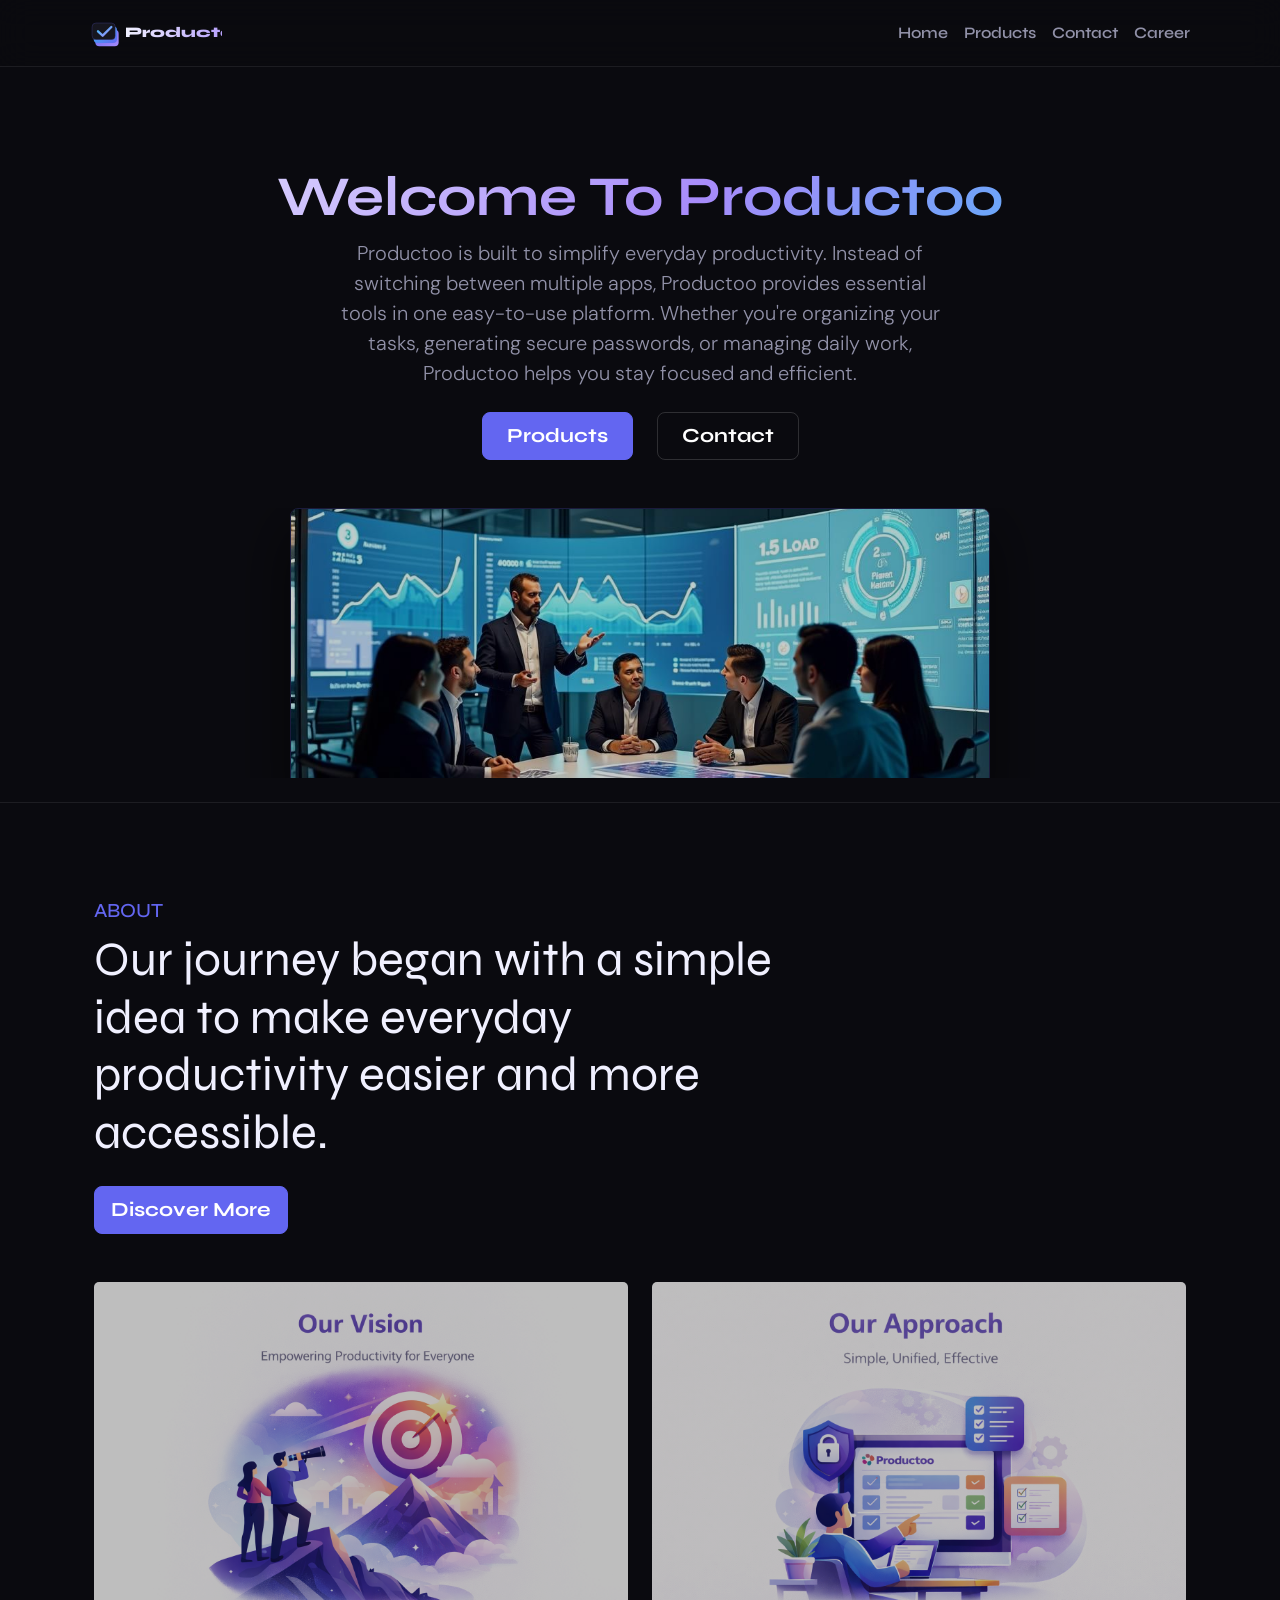
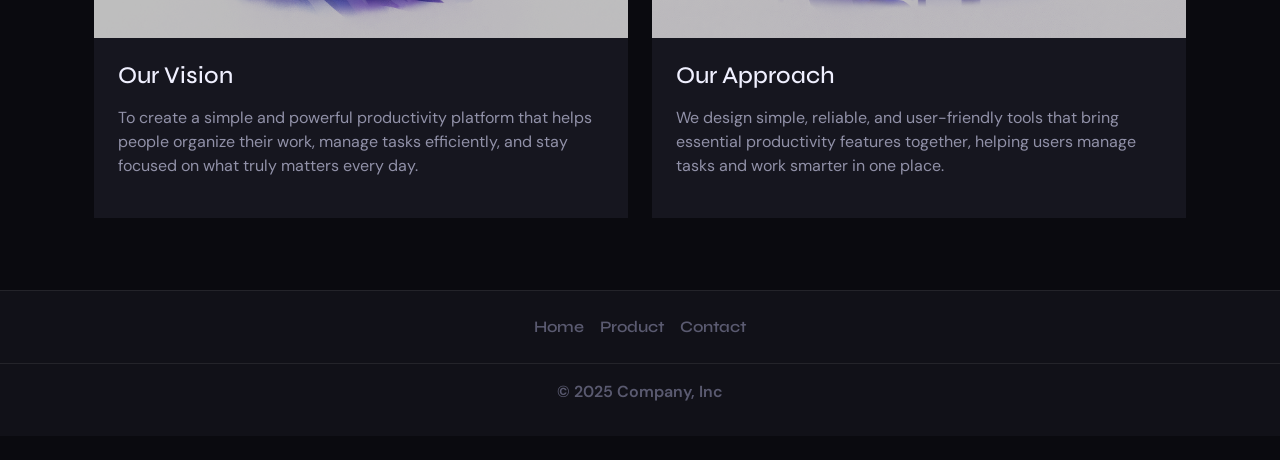
<file: index.html>
<!doctype html>
<html lang="en">
  <head>
    <meta charset="UTF-8" />
    <meta name="viewport" content="width=device-width, initial-scale=1.0" />
    <title>Productoo</title>
    <link rel="preconnect" href="https://fonts.googleapis.com" />
    <link rel="preconnect" href="https://fonts.gstatic.com" crossorigin />
    <link href="https://fonts.googleapis.com/css2?family=Syne:wght@400;600;700;800&family=DM+Sans:wght@300;400;500&display=swap" rel="stylesheet" />
    <link href="https://cdn.jsdelivr.net/npm/bootstrap@5.3.8/dist/css/bootstrap.min.css" rel="stylesheet" />
    <style>
      body {
        background-color: #0a0a0f !important;
        color: #e8e8f0 !important;
        font-family: 'DM Sans', sans-serif !important;
      }

      h1, h2, h3, h4, h5, h6, .display-4, .display-5, .h4, .fs-5, .btn, .nav-link, .navbar-brand {
        font-family: 'Syne', sans-serif !important;
      }

      /* NAVBAR */
      .navbar.bg-secondary-subtle {
        background-color: rgba(10,10,15,0.9) !important;
        backdrop-filter: blur(16px);
        border-bottom-color: rgba(255,255,255,0.08) !important;
      }
      .nav-link.text-black { color: #9191a8 !important; font-weight: 600; }
      .nav-link.text-black:hover { color: #e8e8f0 !important; }

      /* HERO */
      .hero { background-color: #0a0a0f; border-bottom-color: rgba(255,255,255,0.08) !important; }
      .hero .display-4 {
        background: linear-gradient(135deg, #f0f0ff 0%, #a78bfa 55%, #38bdf8 100%);
        -webkit-background-clip: text;
        -webkit-text-fill-color: transparent;
        background-clip: text;
      }
      .hero .lead { color: #9191a8 !important; }

      .btn-primary {
        background-color: #6366f1 !important;
        border-color: #6366f1 !important;
        font-weight: 700;
      }
      .btn-primary:hover {
        background-color: #a78bfa !important;
        border-color: #a78bfa !important;
        box-shadow: 0 0 20px rgba(99,102,241,0.4);
      }
      .btn-outline-secondary {
        border-color: rgba(255,255,255,0.15) !important;
        color: #9191a8 !important;
        font-weight: 700;
      }
      .btn-outline-secondary:hover {
        background-color: rgba(255,255,255,0.05) !important;
        color: #e8e8f0 !important;
        border-color: #6366f1 !important;
      }
      .hero img {
        filter: brightness(0.8);
        box-shadow: 0 20px 60px rgba(0,0,0,0.6) !important;
        border-color: rgba(99,102,241,0.25) !important;
        width: 700px; height: 300px; object-fit: cover; border-radius: 20px;
      }

      /* ABOUT */
      .text-secondary { color: #6366f1 !important; }
      .display-5 { color: #f0f0ff !important; }

      .card {
        background-color: #16161f !important;
        border-color: rgba(255,255,255,0.07) !important;
        transition: transform 0.3s, box-shadow 0.3s, border-color 0.3s;
      }
      .card:hover {
        transform: translateY(-4px);
        border-color: rgba(99,102,241,0.35) !important;
        box-shadow: 0 16px 48px rgba(99,102,241,0.1) !important;
      }
      .card-body.bg-white { background-color: #16161f !important; }
      .link-dark { color: #f0f0ff !important; }
      .link-dark:hover { color: #a78bfa !important; }
      .card-text.text-secondary { color: #9191a8 !important; }
      .card img { filter: brightness(0.75) saturate(0.85); transition: filter 0.3s; }
      .card:hover img { filter: brightness(0.9) saturate(1); }

      /* FOOTER */
      footer {
        background-color: #111118;
        border-top: 1px solid rgba(255,255,255,0.08);
      }
      footer .nav-link.text-body-secondary,
      footer p.text-body-secondary {
        color: #5a5a70 !important;
        font-weight: 600;
      }
      footer .nav-link.text-body-secondary:hover { color: #e8e8f0 !important; }
      footer .border-bottom { border-bottom-color: rgba(255,255,255,0.08) !important; }
    </style>
  </head>

  <body>
    <!-- navbar start -->
    <nav class="navbar navbar-expand-lg navbar-dark bg-secondary-subtle border-bottom px-3 py-2">
      <div class="container">
        <a class="navbar-brand" href="/">
          <svg height="40" viewBox="0 0 420 120" xmlns="http://www.w3.org/2000/svg">
            <defs>
              <linearGradient id="gradPurple" x1="0%" y1="0%" x2="100%" y2="100%">
                <stop offset="0%" stop-color="#6366f1" />
                <stop offset="100%" stop-color="#a78bfa" />
              </linearGradient>
              <linearGradient id="gradBlue" x1="0%" y1="0%" x2="100%" y2="100%">
                <stop offset="0%" stop-color="#38bdf8" />
                <stop offset="100%" stop-color="#6366f1" />
              </linearGradient>
              <linearGradient id="gradCheck" x1="0%" y1="0%" x2="100%" y2="100%">
                <stop offset="0%" stop-color="#38bdf8" />
                <stop offset="100%" stop-color="#a78bfa" />
              </linearGradient>
              <linearGradient id="gradText" x1="0%" y1="0%" x2="100%" y2="0%">
                <stop offset="0%" stop-color="#f0f0ff" />
                <stop offset="100%" stop-color="#a78bfa" />
              </linearGradient>
            </defs>
            <rect x="40" y="50" width="70" height="50" rx="12" fill="url(#gradPurple)" />
            <rect x="35" y="40" width="70" height="50" rx="12" fill="url(#gradBlue)" />
            <rect x="30" y="30" width="70" height="50" rx="12" fill="#16161f" stroke="rgba(99,102,241,0.4)" stroke-width="1.5" />
            <path d="M48 55 L62 68 L88 42" stroke="url(#gradCheck)" stroke-width="7" fill="none" stroke-linecap="round" stroke-linejoin="round" />
            <text x="130" y="72" font-size="44" font-family="Syne, sans-serif" font-weight="800" fill="url(#gradText)">Productoo</text>
          </svg>
        </a>

        <button class="navbar-toggler text-white" type="button" data-bs-toggle="collapse" data-bs-target="#navbarNav">
          <span class="navbar-toggler-icon"></span>
        </button>

        <div class="collapse navbar-collapse justify-content-end" id="navbarNav">
          <ul class="navbar-nav">
            <li class="nav-item"><a class="nav-link text-black" href="#">Home</a></li>
            <li class="nav-item"><a class="nav-link text-black" href="products.html">Products</a></li>
            <li class="nav-item"><a class="nav-link text-black" href="#">Contact</a></li>
            <li class="nav-item"><a class="nav-link text-black" href="comingsoon.html">Career</a></li>
          </ul>
        </div>
      </div>
    </nav>
    <!-- navbar - ends -->

    <!-- hero section starts -->
    <div class="hero px-4 pt-5 my-5 text-center border-bottom py-4">
      <h1 class="display-4 fw-bold text-body-emphasis">Welcome To Productoo</h1>
      <div class="col-lg-6 mx-auto">
        <p class="lead mb-4">
          Productoo is built to simplify everyday productivity. Instead of
          switching between multiple apps, Productoo provides essential tools in
          one easy-to-use platform. Whether you're organizing your tasks,
          generating secure passwords, or managing daily work, Productoo helps
          you stay focused and efficient.
        </p>
        <div class="d-grid gap-2 d-sm-flex justify-content-sm-center mb-5">
          <button type="button" class="btn btn-primary btn-lg px-4 me-sm-3"><a class="pro-btn" style="color: white; text-decoration: none;" href="products.html">Products</a></button>
          <button type="button" class="btn btn-outline-secondary btn-lg px-4"><a class="con-btn" style="color: white; text-decoration: none;" href="contact.html">Contact</a></button>
        </div>
      </div>
      <div class="overflow-hidden" style="max-height: 30vh">
        <div class="container px-5">
          <img src="./assects/hero-img.jpg" class="img-fluid border rounded-3 shadow-lg mb-4" alt="Example image" loading="lazy" />
        </div>
      </div>
    </div>
    <!-- hero-section-end -->

    <!-- about-us -->
    <div class="container">
      <section class="py-3 py-md-5 py-xl-8">
        <div class="container">
          <div class="row">
            <div class="col-12 col-md-10 col-lg-8">
              <h3 class="fs-5 mb-2 text-secondary text-uppercase">About</h3>
              <h2 class="display-5 mb-4">
                Our journey began with a simple idea to make everyday
                productivity easier and more accessible.
              </h2>
              <button type="button" class="btn btn-lg btn-primary mb-3 mb-md-4 mb-xl-5">Discover More</button>
            </div>
          </div>
        </div>
        <div class="container overflow-hidden">
          <div class="row gy-4 gy-lg-0">
            <div class="col-12 col-lg-6">
              <article>
                <div class="card border-0">
                  <img class="card-img-top img-fluid m-0" loading="lazy" src="./assects/vision.png" alt="Our Vision" />
                  <div class="card-body bg-white p-4">
                    <div class="entry-header mb-3">
                      <h2 class="card-title entry-title h4 mb-0">
                        <a class="link-dark text-decoration-none" href="#!">Our Vision</a>
                      </h2>
                    </div>
                    <p class="card-text entry-summary text-secondary mb-3">
                      To create a simple and powerful productivity platform that helps people organize their work, manage tasks efficiently, and stay focused on what truly matters every day.
                    </p>
                  </div>
                </div>
              </article>
            </div>
            <div class="col-12 col-lg-6">
              <article>
                <div class="card border-0">
                  <img class="card-img-top img-fluid m-0" loading="lazy" src="./assects/approch.png" alt="Our Approach" />
                  <div class="card-body bg-white p-4">
                    <div class="entry-header mb-3">
                      <h2 class="card-title entry-title h4 mb-0">
                        <a class="link-dark text-decoration-none" href="#!">Our Approach</a>
                      </h2>
                    </div>
                    <p class="card-text entry-summary text-secondary mb-3">
                     We design simple, reliable, and user-friendly tools that bring essential productivity features together, helping users manage tasks and work smarter in one place.
                    </p>
                  </div>
                </div>
              </article>
            </div>
          </div>
        </div>
      </section>
    </div>
    <!-- about-us end -->

    <!-- footer -->
    <footer class="py-3 my-4">
      <ul class="nav justify-content-center border-bottom pb-3 mb-3">
        <li class="nav-item"><a href="#" class="nav-link px-2 text-body-secondary">Home</a></li>
        <li class="nav-item"><a href="#" class="nav-link px-2 text-body-secondary">Product</a></li>
        <li class="nav-item"><a href="#" class="nav-link px-2 text-body-secondary">Contact</a></li>
      </ul>
      <p class="text-center text-body-secondary">© 2025 Company, Inc</p>
    </footer>

    <script src="https://cdn.jsdelivr.net/npm/bootstrap@5.3.8/dist/js/bootstrap.bundle.min.js"></script>
  </body>
</html>
</file>
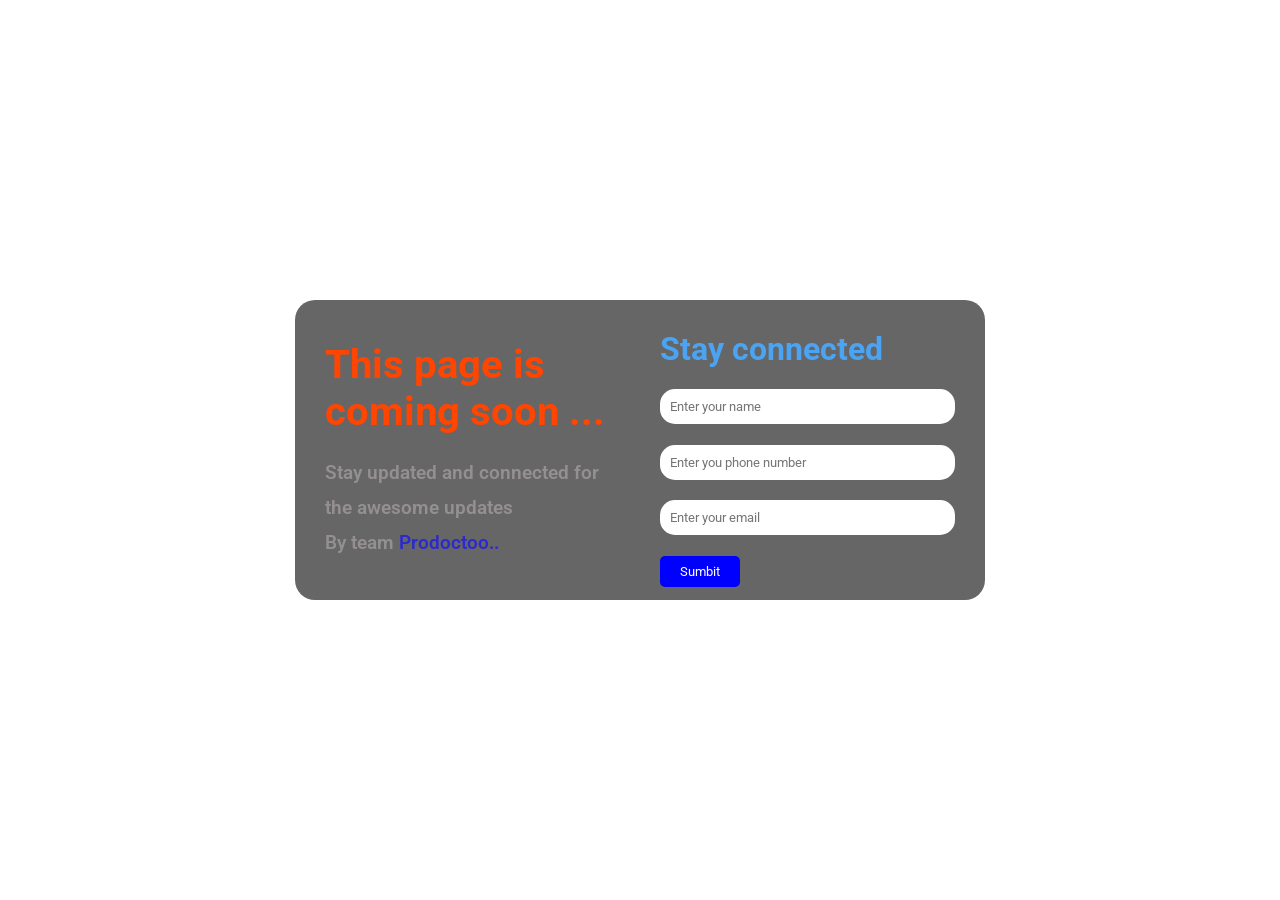
<file: comingsoon.html>
<!doctype html>
<html lang="en">
  <head>
    <meta charset="UTF-8" />
    <meta name="viewport" content="width=device-width, initial-scale=1.0" />
    <title>Document</title>
    <link rel="stylesheet" href="./css/comingsoon.css" />
  </head>
  <body>
    <div class="container">
        
      <video autoplay muted loop class="bg-video">
        <source
          src="./assects/From Main Klickpin CF- Pinterest Video - 1zFwixOK8.mp4"
          type="video/mp4"
        />
      </video>
    
      
      <div class="container-content">
        <div class="coming-content">
          <h1>This page is coming soon ...</h1>
          <p>Stay updated and connected for the awesome updates</p>
          <p>By team <span>Prodoctoo..</span></p>
        </div>
        <div class="coming-form">
          <h1>Stay connected</h1>
          <form>
            <div class="input-group">
              <input type="text" placeholder="Enter your name" />
            </div>
            <div class="input-group">
              <input type="text" placeholder="Enter you phone number" />
            </div>
            <div class="input-group">
              <input type="email" placeholder="Enter your email" />
            </div>
            <div class="btn">
              <button type="submit">Sumbit</button>
            </div>
          </form>
        </div>
      </div>
    </div>
  </body>
</html>
</file>
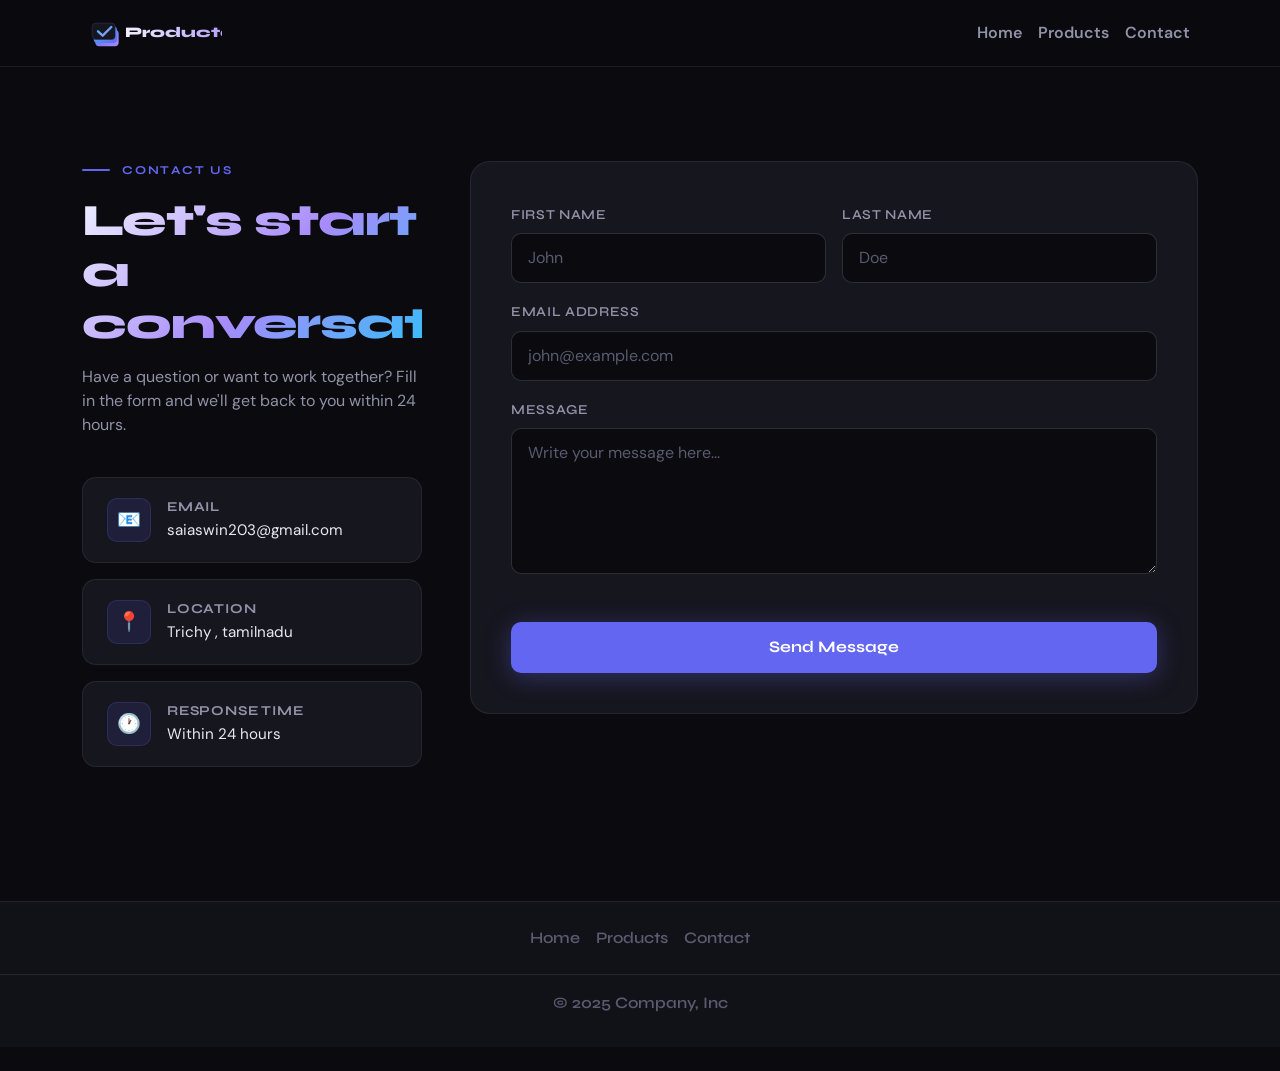
<file: contact.html>
<!doctype html>
<html lang="en">

<head>
    <meta charset="UTF-8" />
    <meta name="viewport" content="width=device-width, initial-scale=1.0" />
    <title>Contact - Productoo</title>
    <link href="https://fonts.googleapis.com/css2?family=Syne:wght@400;600;700;800&family=DM+Sans:wght@300;400;500&display=swap" rel="stylesheet" />
    <link href="https://cdn.jsdelivr.net/npm/bootstrap@5.3.8/dist/css/bootstrap.min.css" rel="stylesheet" />
    <style>
        body {
            background-color: #0a0a0f;
            color: #e8e8f0;
            font-family: 'DM Sans', sans-serif;
        }

        h1, h2, h3, h4, h5, h6, .navbar-brand, .btn {
            font-family: 'Syne', sans-serif;
        }

        /* NAVBAR */
        .navbar.bg-secondary-subtle {
            background-color: rgba(10, 10, 15, 0.9) !important;
            backdrop-filter: blur(16px);
            border-bottom-color: rgba(255, 255, 255, 0.08) !important;
        }
        .nav-link.text-black {
            color: #9191a8 !important;
            font-weight: 600;
        }
        .nav-link.text-black:hover { color: #e8e8f0 !important; }

        /* CONTACT SECTION */
        .contact-section {
            min-height: 90vh;
            display: flex;
            align-items: center;
            padding: 5rem 0;
        }

        .section-label {
            font-family: 'Syne', sans-serif;
            font-size: 0.75rem;
            font-weight: 700;
            letter-spacing: 0.15em;
            text-transform: uppercase;
            color: #6366f1;
            margin-bottom: 1rem;
            display: flex;
            align-items: center;
            gap: 0.75rem;
        }
        .section-label::before {
            content: '';
            display: inline-block;
            width: 28px;
            height: 2px;
            background: #6366f1;
            border-radius: 2px;
        }

        .contact-title {
            font-family: 'Syne', sans-serif;
            font-size: clamp(2rem, 4vw, 2.8rem);
            font-weight: 800;
            letter-spacing: -0.025em;
            line-height: 1.15;
            background: linear-gradient(135deg, #f0f0ff 0%, #a78bfa 55%, #38bdf8 100%);
            -webkit-background-clip: text;
            -webkit-text-fill-color: transparent;
            background-clip: text;
            margin-bottom: 1rem;
        }

        .contact-subtitle {
            color: #9191a8;
            font-size: 1rem;
            margin-bottom: 2.5rem;
        }

        /* FORM CARD */
        .form-card {
            background: #16161f;
            border: 1px solid rgba(255, 255, 255, 0.07);
            border-radius: 20px;
            padding: 2.5rem;
        }

        .form-label {
            color: #9191a8;
            font-size: 0.85rem;
            font-family: 'Syne', sans-serif;
            font-weight: 600;
            letter-spacing: 0.05em;
            text-transform: uppercase;
            margin-bottom: 0.5rem;
        }

        .form-control, .form-select {
            background-color: #0a0a0f !important;
            border: 1px solid rgba(255, 255, 255, 0.1) !important;
            color: #e8e8f0 !important;
            border-radius: 10px !important;
            padding: 0.75rem 1rem;
            font-family: 'DM Sans', sans-serif;
            transition: border-color 0.2s, box-shadow 0.2s;
        }
        .form-control::placeholder { color: #5a5a70; }
        .form-control:focus, .form-select:focus {
            background-color: #0a0a0f !important;
            border-color: #6366f1 !important;
            box-shadow: 0 0 0 3px rgba(99, 102, 241, 0.15) !important;
            color: #e8e8f0 !important;
        }
        .form-select option { background-color: #16161f; color: #e8e8f0; }

        .btn-submit {
            background: #6366f1;
            border: none;
            color: #fff;
            font-family: 'Syne', sans-serif;
            font-weight: 700;
            font-size: 1rem;
            padding: 0.85rem 2.5rem;
            border-radius: 10px;
            width: 100%;
            transition: all 0.25s;
            box-shadow: 0 4px 24px rgba(99, 102, 241, 0.35);
        }
        .btn-submit:hover {
            background: #a78bfa;
            transform: translateY(-2px);
            box-shadow: 0 8px 32px rgba(99, 102, 241, 0.5);
        }

        /* INFO CARDS */
        .info-card {
            background: #16161f;
            border: 1px solid rgba(255, 255, 255, 0.07);
            border-radius: 14px;
            padding: 1.25rem 1.5rem;
            display: flex;
            align-items: center;
            gap: 1rem;
            margin-bottom: 1rem;
            transition: border-color 0.25s;
        }
        .info-card:hover { border-color: rgba(99, 102, 241, 0.35); }

        .info-icon {
            width: 44px;
            height: 44px;
            border-radius: 10px;
            background: rgba(99, 102, 241, 0.12);
            border: 1px solid rgba(99, 102, 241, 0.2);
            display: flex;
            align-items: center;
            justify-content: center;
            font-size: 1.2rem;
            flex-shrink: 0;
        }
        .info-card h6 {
            font-family: 'Syne', sans-serif;
            font-weight: 700;
            font-size: 0.85rem;
            color: #9191a8;
            margin: 0 0 0.2rem;
            text-transform: uppercase;
            letter-spacing: 0.06em;
        }
        .info-card p { margin: 0; color: #e8e8f0; font-size: 0.95rem; }

        /* FOOTER */
        footer {
            background-color: #111118;
            border-top: 1px solid rgba(255, 255, 255, 0.08);
        }
        footer .nav-link, footer p { color: #5a5a70 !important; font-family: 'Syne', sans-serif; font-weight: 600; }
        footer .nav-link:hover { color: #e8e8f0 !important; }
        .border-bottom { border-bottom-color: rgba(255, 255, 255, 0.08) !important; }
    </style>
</head>

<body>

    <!-- NAVBAR -->
    <nav class="navbar navbar-expand-lg bg-secondary-subtle border-bottom px-3 py-2">
        <div class="container">
            <a class="navbar-brand" href="/">
                <svg height="40" viewBox="0 0 420 120" xmlns="http://www.w3.org/2000/svg">
                    <defs>
                        <linearGradient id="gradPurple" x1="0%" y1="0%" x2="100%" y2="100%">
                            <stop offset="0%" stop-color="#6366f1" />
                            <stop offset="100%" stop-color="#a78bfa" />
                        </linearGradient>
                        <linearGradient id="gradBlue" x1="0%" y1="0%" x2="100%" y2="100%">
                            <stop offset="0%" stop-color="#38bdf8" />
                            <stop offset="100%" stop-color="#6366f1" />
                        </linearGradient>
                        <linearGradient id="gradCheck" x1="0%" y1="0%" x2="100%" y2="100%">
                            <stop offset="0%" stop-color="#38bdf8" />
                            <stop offset="100%" stop-color="#a78bfa" />
                        </linearGradient>
                        <linearGradient id="gradText" x1="0%" y1="0%" x2="100%" y2="0%">
                            <stop offset="0%" stop-color="#f0f0ff" />
                            <stop offset="100%" stop-color="#a78bfa" />
                        </linearGradient>
                    </defs>
                    <rect x="40" y="50" width="70" height="50" rx="12" fill="url(#gradPurple)" />
                    <rect x="35" y="40" width="70" height="50" rx="12" fill="url(#gradBlue)" />
                    <rect x="30" y="30" width="70" height="50" rx="12" fill="#16161f" stroke="rgba(99,102,241,0.4)" stroke-width="1.5" />
                    <path d="M48 55 L62 68 L88 42" stroke="url(#gradCheck)" stroke-width="7" fill="none" stroke-linecap="round" stroke-linejoin="round" />
                    <text x="130" y="72" font-size="44" font-family="Syne, sans-serif" font-weight="800" fill="url(#gradText)">Productoo</text>
                </svg>
            </a>

            <button class="navbar-toggler" type="button" data-bs-toggle="collapse" data-bs-target="#navbarNav">
                <span class="navbar-toggler-icon"></span>
            </button>

            <div class="collapse navbar-collapse justify-content-end" id="navbarNav">
                <ul class="navbar-nav">
                    <li class="nav-item"><a class="nav-link text-black" href="index.html">Home</a></li>
                    <li class="nav-item"><a class="nav-link text-black" href="products.html">Products</a></li>
                    <li class="nav-item"><a class="nav-link text-black" href="contact.html">Contact</a></li>
                </ul>
            </div>
        </div>
    </nav>

    <!-- CONTACT SECTION -->
    <section class="contact-section">
        <div class="container">
            <div class="row g-5 align-items-start">

                <!-- LEFT: Info -->
                <div class="col-12 col-lg-4">
                    <div class="section-label">Contact Us</div>
                    <h1 class="contact-title">Let's start a conversation</h1>
                    <p class="contact-subtitle">Have a question or want to work together? Fill in the form and we'll get back to you within 24 hours.</p>

                    <div class="info-card">
                        <div class="info-icon">📧</div>
                        <div>
                            <h6>Email</h6>
                            <p>saiaswin203@gmail.com</p>
                        </div>
                    </div>

                    <div class="info-card">
                        <div class="info-icon">📍</div>
                        <div>
                            <h6>Location</h6>
                            <p>Trichy , tamilnadu</p>
                        </div>
                    </div>

                    <div class="info-card">
                        <div class="info-icon">🕐</div>
                        <div>
                            <h6>Response Time</h6>
                            <p>Within 24 hours</p>
                        </div>
                    </div>
                </div>

                <!-- RIGHT: Form -->
                <div class="col-12 col-lg-8">
                    <div class="form-card">
                        <div class="row g-3">

                            <div class="col-12 col-md-6">
                                <label class="form-label">First Name</label>
                                <input type="text" class="form-control" placeholder="John" />
                            </div>

                            <div class="col-12 col-md-6">
                                <label class="form-label">Last Name</label>
                                <input type="text" class="form-control" placeholder="Doe" />
                            </div>

                            <div class="col-12">
                                <label class="form-label">Email Address</label>
                                <input type="email" class="form-control" placeholder="john@example.com" />
                            </div>

                            <!-- <div class="col-12">
                                <label class="form-label">Subject</label>
                                <select class="form-select">
                                    <option value="" disabled selected>Select a subject</option>
                                    <option>General Enquiry</option>
                                    <option>Product Support</option>
                                    <option>Feedback</option>
                                    <option>Other</option>
                                </select>
                            </div> -->

                            <div class="col-12">
                                <label class="form-label">Message</label>
                                <textarea class="form-control" rows="5" placeholder="Write your message here..."></textarea>
                            </div>

                            <div class="col-12 mt-5">
                                <button class="btn-submit">Send Message</button>
                            </div>

                        </div>
                    </div>
                </div>

            </div>
        </div>
    </section>

    <!-- FOOTER -->
    <footer class="py-3 my-4">
        <ul class="nav justify-content-center border-bottom pb-3 mb-3">
            <li class="nav-item"><a href="index.html" class="nav-link px-2">Home</a></li>
            <li class="nav-item"><a href="products.html" class="nav-link px-2">Products</a></li>
            <li class="nav-item"><a href="contact.html" class="nav-link px-2">Contact</a></li>
        </ul>
        <p class="text-center">© 2025 Company, Inc</p>
    </footer>

    <script src="https://cdn.jsdelivr.net/npm/bootstrap@5.3.8/dist/js/bootstrap.bundle.min.js"></script>
</body>

</html>
</file>
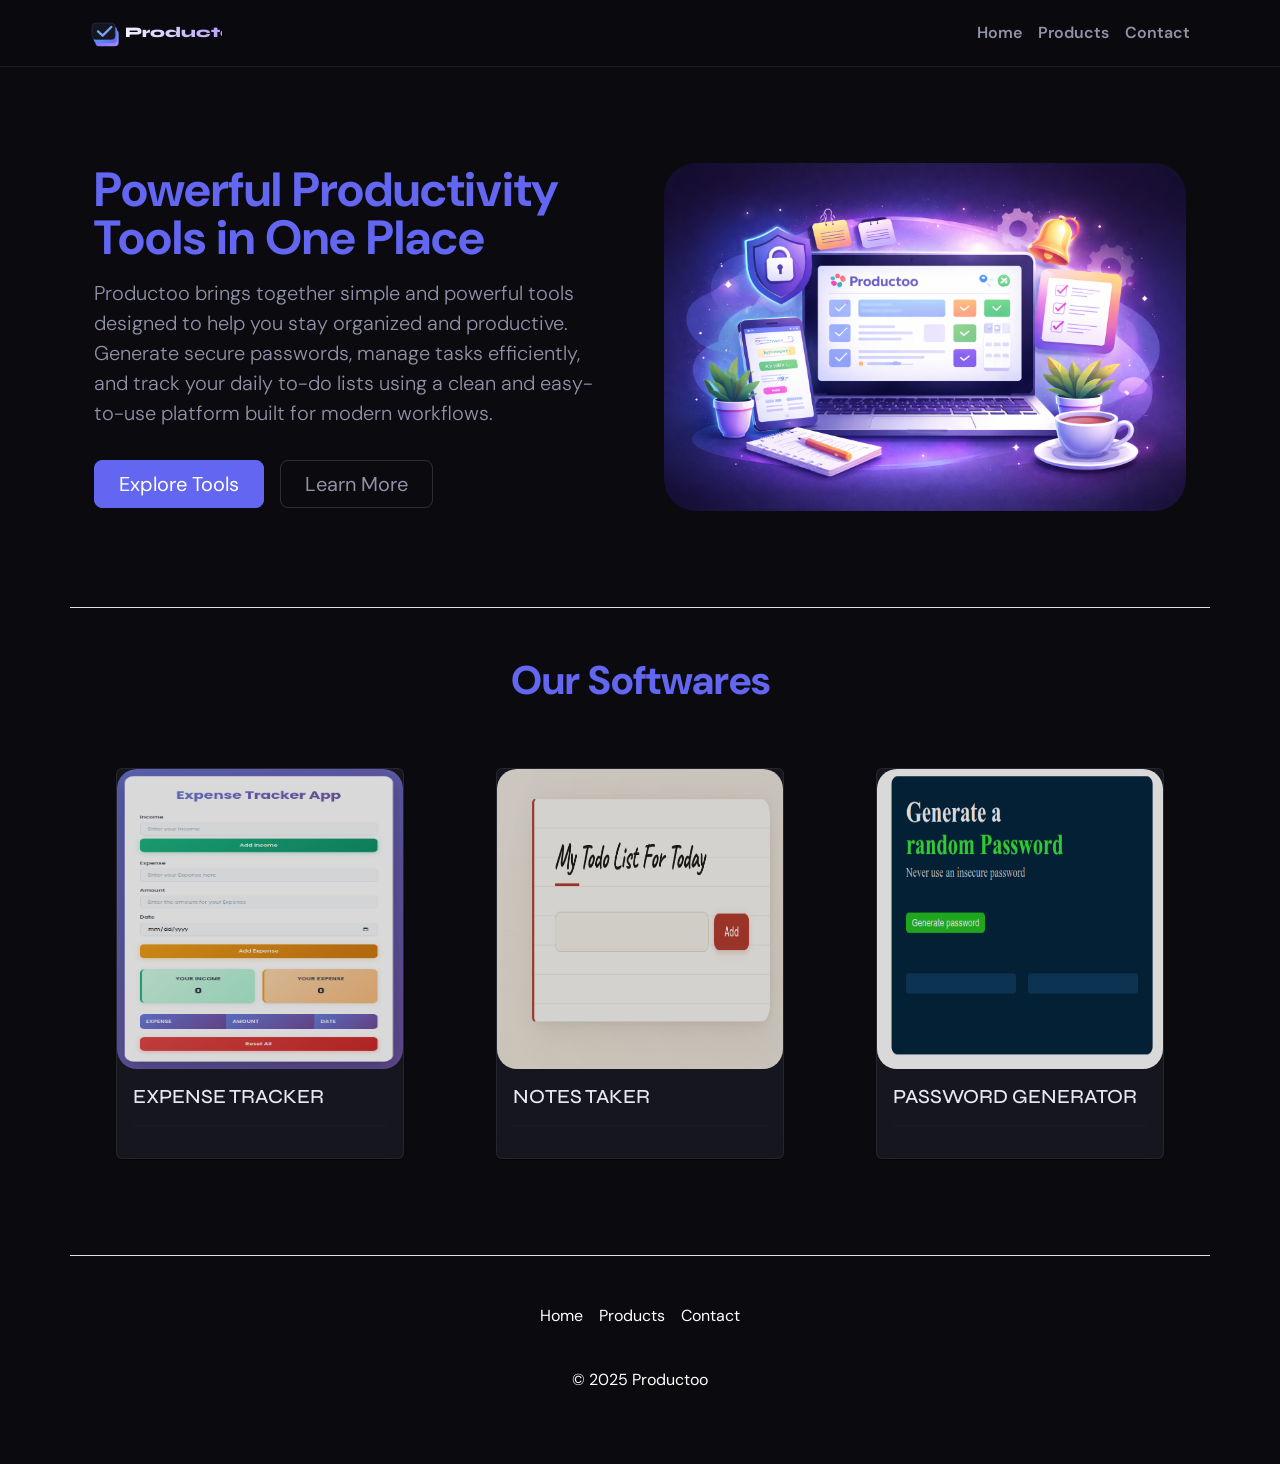
<file: products.html>
<!doctype html>
<html lang="en">

<head>
    <meta charset="UTF-8">
    <meta name="viewport" content="width=device-width, initial-scale=1.0">
    <title>products</title>

    <link rel="stylesheet" href="./css/products.css">

    <link
        href="https://fonts.googleapis.com/css2?family=Syne:wght@400;600;700;800&family=DM+Sans:wght@300;400;500&display=swap"
        rel="stylesheet">

    <link href="https://cdn.jsdelivr.net/npm/bootstrap@5.3.8/dist/css/bootstrap.min.css" rel="stylesheet">
</head>

<body>

    <!-- NAVBAR -->

    <nav class="navbar navbar-expand-lg navbar-dark bg-secondary-subtle border-bottom px-3 py-2">
        <div class="container">

            <a class="navbar-brand" href="/">
                <svg height="40" viewBox="0 0 420 120" xmlns="http://www.w3.org/2000/svg">

                    <defs>

                        <linearGradient id="gradPurple" x1="0%" y1="0%" x2="100%" y2="100%">
                            <stop offset="0%" stop-color="#6366f1" />
                            <stop offset="100%" stop-color="#a78bfa" />
                        </linearGradient>

                        <linearGradient id="gradBlue" x1="0%" y1="0%" x2="100%" y2="100%">
                            <stop offset="0%" stop-color="#38bdf8" />
                            <stop offset="100%" stop-color="#6366f1" />
                        </linearGradient>

                        <linearGradient id="gradCheck" x1="0%" y1="0%" x2="100%" y2="100%">
                            <stop offset="0%" stop-color="#38bdf8" />
                            <stop offset="100%" stop-color="#a78bfa" />
                        </linearGradient>

                        <linearGradient id="gradText" x1="0%" y1="0%" x2="100%" y2="0%">
                            <stop offset="0%" stop-color="#f0f0ff" />
                            <stop offset="100%" stop-color="#a78bfa" />
                        </linearGradient>

                    </defs>

                    <rect x="40" y="50" width="70" height="50" rx="12" fill="url(#gradPurple)" />
                    <rect x="35" y="40" width="70" height="50" rx="12" fill="url(#gradBlue)" />
                    <rect x="30" y="30" width="70" height="50" rx="12" fill="#16161f" stroke="rgba(99,102,241,0.4)"
                        stroke-width="1.5" />

                    <path d="M48 55 L62 68 L88 42" stroke="url(#gradCheck)" stroke-width="7" fill="none"
                        stroke-linecap="round" stroke-linejoin="round" />

                    <text x="130" y="72" font-size="44" font-family="Syne, sans-serif" font-weight="800"
                        fill="url(#gradText)">
                        Productoo
                    </text>

                </svg>
            </a>

            <button class="navbar-toggler text-white" type="button" data-bs-toggle="collapse"
                data-bs-target="#navbarNav">
                <span class="navbar-toggler-icon"></span>
            </button>

            <div class="collapse navbar-collapse justify-content-end" id="navbarNav">

                <ul class="navbar-nav">

                    <li class="nav-item">
                        <a class="nav-link text-black" href="#">Home</a>
                    </li>

                    <li class="nav-item">
                        <a class="nav-link text-black" href="products.html">Products</a>
                    </li>

                    <li class="nav-item">
                        <a class="nav-link text-black" href="contact.html">Contact</a>
                    </li>

                </ul>

            </div>

        </div>
    </nav>

    <!-- HERO -->

    <div class="container col-xxl-8 px-4 py-5 border-bottom">

        <div class="row flex-lg-row-reverse align-items-center g-5 py-5">

            <div class="col-10 col-sm-8 col-lg-6 rounded-5">

                <img src="./assects/products.png" class="d-block mx-lg-auto img-fluid rounded-5"
                    alt="Productoo productivity tools preview" width="700" height="500" loading="lazy" />

            </div>

            <div class="col-lg-6">

                <h1 class="hero-title display-5 fw-bold lh-1 mb-3">
                    Powerful Productivity Tools in One Place
                </h1>

                <p class="lead">
                    Productoo brings together simple and powerful tools designed to help you stay organized and
                    productive. Generate secure passwords, manage tasks efficiently, and track your daily to-do lists
                    using a clean and easy-to-use platform built for modern workflows.
                </p>

                <div class="d-grid gap-2 d-md-flex justify-content-md-start">

                    <button type="button" class="btn btn-primary btn-lg px-4 me-md-2">
                        Explore Tools
                    </button>

                    <button type="button" class="btn btn-outline-secondary btn-lg px-4">
                        Learn More
                    </button>

                </div>

            </div>

        </div>

    </div>

    <!-- PRODUCTS -->

    <div class="container py-5  border-bottom py-5">

        <h1 class="text-center">Our Softwares</h1>

        <div class="row justify-content-center">

            <!-- CARD 1 -->

            <div class="box col-12 col-lg-4">

                <div class="card box-shadow mx-auto my-5" style="width: 18rem">

                    <a href="https://extraordinary-otter-4b205c.netlify.app/">

                        <img src="./assects/expenseTracker.png" class="card-img-top" alt="Expense Tracker">

                        <div class="card-body">

                            <h5 class="card-title">Expense Tracker</h5>

                            <hr>

                        </div>

                    </a>

                </div>

            </div>

            <!-- CARD 2 -->

            <div class="box col-12 col-lg-4">

                <div class="card box-shadow mx-auto my-5" style="width: 18rem">

                    <a href="https://resplendent-boba-36f0ca.netlify.app/">

                        <img src="./assects/notesTaker.png" class="card-img-top" alt="Notes Taker">

                        <div class="card-body">

                            <h5 class="card-title">Notes Taker</h5>

                            <hr>

                        </div>

                    </a>

                </div>

            </div>

            <!-- CARD 3 -->

            <div class="box col-12 col-lg-4">

                <div class="card box-shadow mx-auto my-5" style="width: 18rem">

                    <a href="https://joyful-cobbler-46100a.netlify.app/">

                        <img src="./assects/password.png" class="card-img-top" alt="Password Generator">

                        <div class="card-body">

                            <h5 class="card-title">Password Generator</h5>

                            <hr>

                        </div>

                    </a>

                </div>

            </div>

        </div>

    </div>

    <!-- footer -->
   <div class="container">
    <footer class="py-3 my-4">
        <ul class="nav justify-content-center text-white pb-3 mb-3">
            
            <li class="nav-item">
                <a href="index.html" class="nav-link px-2 text-white">Home</a>
            </li>

            <li class="nav-item">
                <a href="#" class="nav-link px-2 text-white">Products</a>
            </li>

            <li class="nav-item">
                <a href="contact.html" class="nav-link px-2 text-white">Contact</a>
            </li>

        </ul>

        <p class="text-center text-white">© 2025 Productoo</p>
    </footer>
</div>

    <script src="https://cdn.jsdelivr.net/npm/bootstrap@5.3.8/dist/js/bootstrap.bundle.min.js"></script>

</body>

</html>
</file>
<file: css/comingsoon.css>
@import url('https://fonts.googleapis.com/css2?family=Roboto:ital,wght@0,100..900;1,100..900&display=swap');
* {
     font-family: "Roboto", sans-serif;
    margin: 0;
    padding: 0;
    box-sizing: border-box;
}
.container{
    position:relative;
    height:100vh;
    overflow:hidden;
    display: flex;
    align-items: center;
    flex-direction: column;
    justify-content: center;
}

.bg-video{
    position:absolute;
    top:0;
    left:0;
    width:100%;
    height:100%;
    object-fit:cover;
    z-index:-1;
   
}


 

 .container-content {

    display: flex;
    justify-content: center;
    align-items: center;
    padding: 30px;
    background: rgba(0, 0, 0, 0.6);
    width: 690px;
    height: 300px;
    gap: 40px;
    border-radius: 20px;
 }
 .coming-content {
    display: flex;
    flex-direction: column;
    justify-content: center;
    height: 100%;
    align-items: self-start;
    flex: 1;

 }
  .coming-content h1 {
    color: orangered;
    font-size: 2.5rem;
    margin-bottom: 20px;
  }
  .coming-content p {
    color: rgb(148, 144, 144);
    font-size: 1.2rem;
    font-weight: 600;
    line-height:35px;
  }
  .coming-content :last-child span{
    color: rgb(45, 42, 204);
  }
  .coming-form {
    flex: 1;
    height: 100%;
  }
  .coming-form h1 {
    color: rgb(75, 164, 243);
   
  }
  form {
    display: flex;
    flex-direction: column;
    justify-content: space-evenly;
    height: 100%;
  }
  form input {
    width: 100%;
    padding: 10px;
    border: none;
    border-radius: 15px;
  }
  form input:hover {
    border: 2px solid rgb(78, 78, 240);
    box-shadow: 0 0 10px rgb(78, 78, 240);
}

button {
    background-color: blue;
    color: white;
    border: none;
    padding: 8px 20px;
    border-radius: 5px;
}
@media (max-width: 700px) {
    .container-content {
        flex-direction: column;
        width: 90%;
        height: auto;
    }
    button {
        margin-bottom: 30px;
    }
}
</file>
<file: css/products.css>
body {
  background-color: #0a0a0f !important;
  color: #e8e8f0 !important;
  font-family: "DM Sans", sans-serif !important;
}

/* NAVBAR */
.navbar.bg-secondary-subtle {
  background-color: rgba(10, 10, 15, 0.9) !important;
  backdrop-filter: blur(16px);
  border-bottom-color: rgba(255, 255, 255, 0.08) !important;
}
.nav-link.text-black {
  color: #9191a8 !important;
  font-weight: 600;
}
.nav-link.text-black:hover {
  color: #e8e8f0 !important;
}

/* HERO */
.hero-title {
  color: #6366f1;
}

.lead {
  color: #9191a8 !important;
}

.btn-primary {
  background-color: #6366f1 !important;
  border-color: #6366f1 !important;
  font-weight: 700;
}
.btn-primary:hover {
  background-color: #a78bfa !important;
  border-color: #a78bfa !important;
  box-shadow: 0 0 20px rgba(99, 102, 241, 0.4);
}
.btn-outline-secondary {
  border-color: rgba(255, 255, 255, 0.15) !important;
  color: #9191a8 !important;
  font-weight: 700;
}
.btn-outline-secondary:hover {
  background-color: rgba(255, 255, 255, 0.05) !important;
  color: #e8e8f0 !important;
  border-color: #6366f1 !important;
}

.border-bottom {
  border-bottom-color: rgba(255, 255, 255, 0.08) !important;
}

/* SECTION TITLE */
h1.text-center {

  color: #6366f1;
  
  font-weight: 800;
  margin-bottom: 1rem;
}

/* CARDS */
a {
  cursor: pointer;
  text-decoration: none;
}

p {
  padding-bottom: 1rem;
}

h5 {
  text-transform: uppercase;
  font-weight: bold;
  color: #e8e8f0 !important;
  font-family: "Syne", sans-serif;
}

.card {
  border-radius: 25px;
  background-color: #16161f !important;
  border: 1px solid rgba(255, 255, 255, 0.07) !important;
}

.card .card-body {
  background-color: #16161f !important;
  border-radius: 0 0 25px 25px;
}

.card hr {
  border-color: rgba(255, 255, 255, 0.08);
}

.card img {
  border-top-left-radius: 25px;
  border-top-right-radius: 25px;
  filter: brightness(0.85) saturate(0.9);
  transition: filter 0.2s ease-out;
}

.card:hover img {
  filter: brightness(1) saturate(1);
}

.card svg {
  position: absolute;
  top: 19rem;
  transition: all 0.2s ease-out;
  filter: drop-shadow(2px -9px 4px rgba(99, 102, 241, 0.2));
}

/* Make the wave match dark card bg */
.card svg path {
  fill: #16161f !important;
}

.card:hover svg {
  filter: drop-shadow(2px -9px 4px rgba(99, 102, 241, 0.45));
}

.box-shadow {
  -webkit-box-shadow: 0 1px 1px rgba(0, 0, 0, 0.6);
  box-shadow: 0 1px 1px rgba(0, 0, 0, 0.6);
  -webkit-transition: all 0.2s ease-out;
  -moz-transition: all 0.2s ease-out;
  -ms-transition: all 0.2s ease-out;
  -o-transition: all 0.2s ease-out;
  transition: all 0.2s ease-out;
}

.box-shadow:hover {
  -webkit-box-shadow: 0 20px 40px rgba(99, 102, 241, 0.25);
  box-shadow: 0 20px 40px rgba(99, 102, 241, 0.25);
  border-color: rgba(99, 102, 241, 0.35) !important;
  -webkit-transform: translateY(-15px);
  -moz-transform: translateY(-15px);
  -ms-transform: translateY(-15px);
  -o-transform: translateY(-15px);
  transform: translateY(-15px);
}

i {
  position: absolute;
  top: 18rem;
  right: 2rem;
  color: white;
  font-size: 3rem;
  background: linear-gradient(133deg, rgba(99, 102, 241, 1) 0%, rgba(167, 139, 250, 1) 50%, rgba(56, 189, 248, 1) 100%);
  padding: 1rem;
  border-radius: 100%;
  transition: all 0.6s ease-in-out;
}

.card:hover i {
  transform: rotate(-180deg);
}

i:hover {
  box-shadow: rgba(99, 102, 241, 0.4) 0px 30px 60px -12px inset,
    rgba(167, 139, 250, 0.7) 0px 18px 36px -18px inset;
}
.card {
    border-radius: 20px;
}
.card img {
    height: 300px;
    border-radius: 20px;
}
.box {
    border-radius: 20px;
}

.card a {
    text-decoration: none;
    
}
</file>
